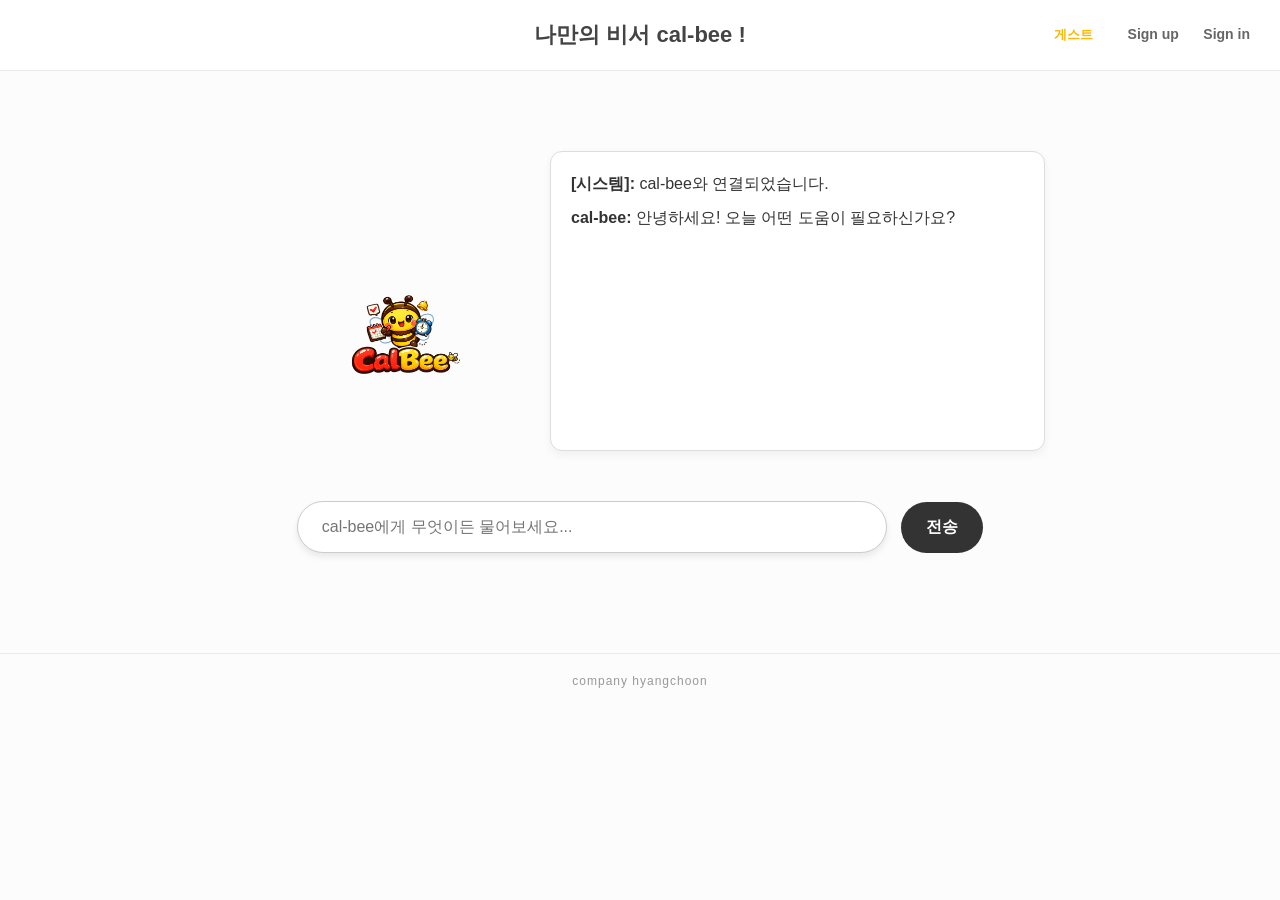
<file: front/index.html>
<!DOCTYPE html>
<html lang="ko">
<head>
    <meta charset="UTF-8">
    <meta name="viewport" content="width=device-width, initial-scale=1.0">
    <title>나만의 비서 cal-bee</title>
    <link rel="stylesheet" href="style.css">
</head>
<body>

    <!-- 로그인/회원가입 모달 -->
    <div id="modal-overlay" class="modal-overlay hidden">
        <div class="modal">
            <h2 id="modal-title">로그인</h2>
            <input type="text" id="modal-id" placeholder="아이디">
            <input type="password" id="modal-pw" placeholder="비밀번호">
            <p id="modal-message"></p>
            <div class="modal-buttons">
                <button id="modal-submit">확인</button>
                <button id="modal-close">취소</button>
            </div>
        </div>
    </div>

    <!-- 헤더 -->
    <header>
        <h1>나만의 비서 cal-bee !</h1>
        <div class="nav-menu">
            <span id="user-status">게스트</span>
            <a href="#" id="btn-signup">Sign up</a>
            <a href="#" id="btn-signin">Sign in</a>
            <a href="#" id="btn-logout" class="hidden">Logout</a>
        </div>
    </header>

    <!-- 메인 -->
    <main>
        <!-- 로고와 대화 로그 영역 -->
        <div class="content-wrapper clearfix">
            <div class="logo-section">
                <img src="/src/calbee-logo2.png">
            </div>
            <div class="chat-log-section">
                <div class="chat-box" id="chat-box">
                    <p><strong>[시스템]:</strong> cal-bee와 연결되었습니다.</p>
                    <p><strong>cal-bee:</strong> 안녕하세요! 오늘 어떤 도움이 필요하신가요?</p>
                </div>
            </div>
        </div>

        <!-- 일정 관리 영역 (로그인 후 표시) -->
        <div id="schedule-section" class="hidden">
            <h3>📅 일정 관리</h3>
            <div id="schedule-list"></div>
            <div class="schedule-form">
                <input type="text" id="scd-title" placeholder="일정 제목">
                <input type="date" id="scd-date">
                <input type="text" id="scd-desc" placeholder="메모 (선택)">
                <button id="btn-add-schedule">등록</button>
            </div>
        </div>

        <!-- 하단 채팅 입력 영역 -->
        <div class="search-input-section">
            <input type="text" id="chat-input" placeholder="cal-bee에게 무엇이든 물어보세요..." autocomplete="off">
            <button type="button" id="btn-send">전송</button>
        </div>
    </main>

    <!-- 푸터 -->
    <footer>
        <p>company hyangchoon</p>
    </footer>

    <script type="module" src="app.js"></script>
</body>
</html>
</file>
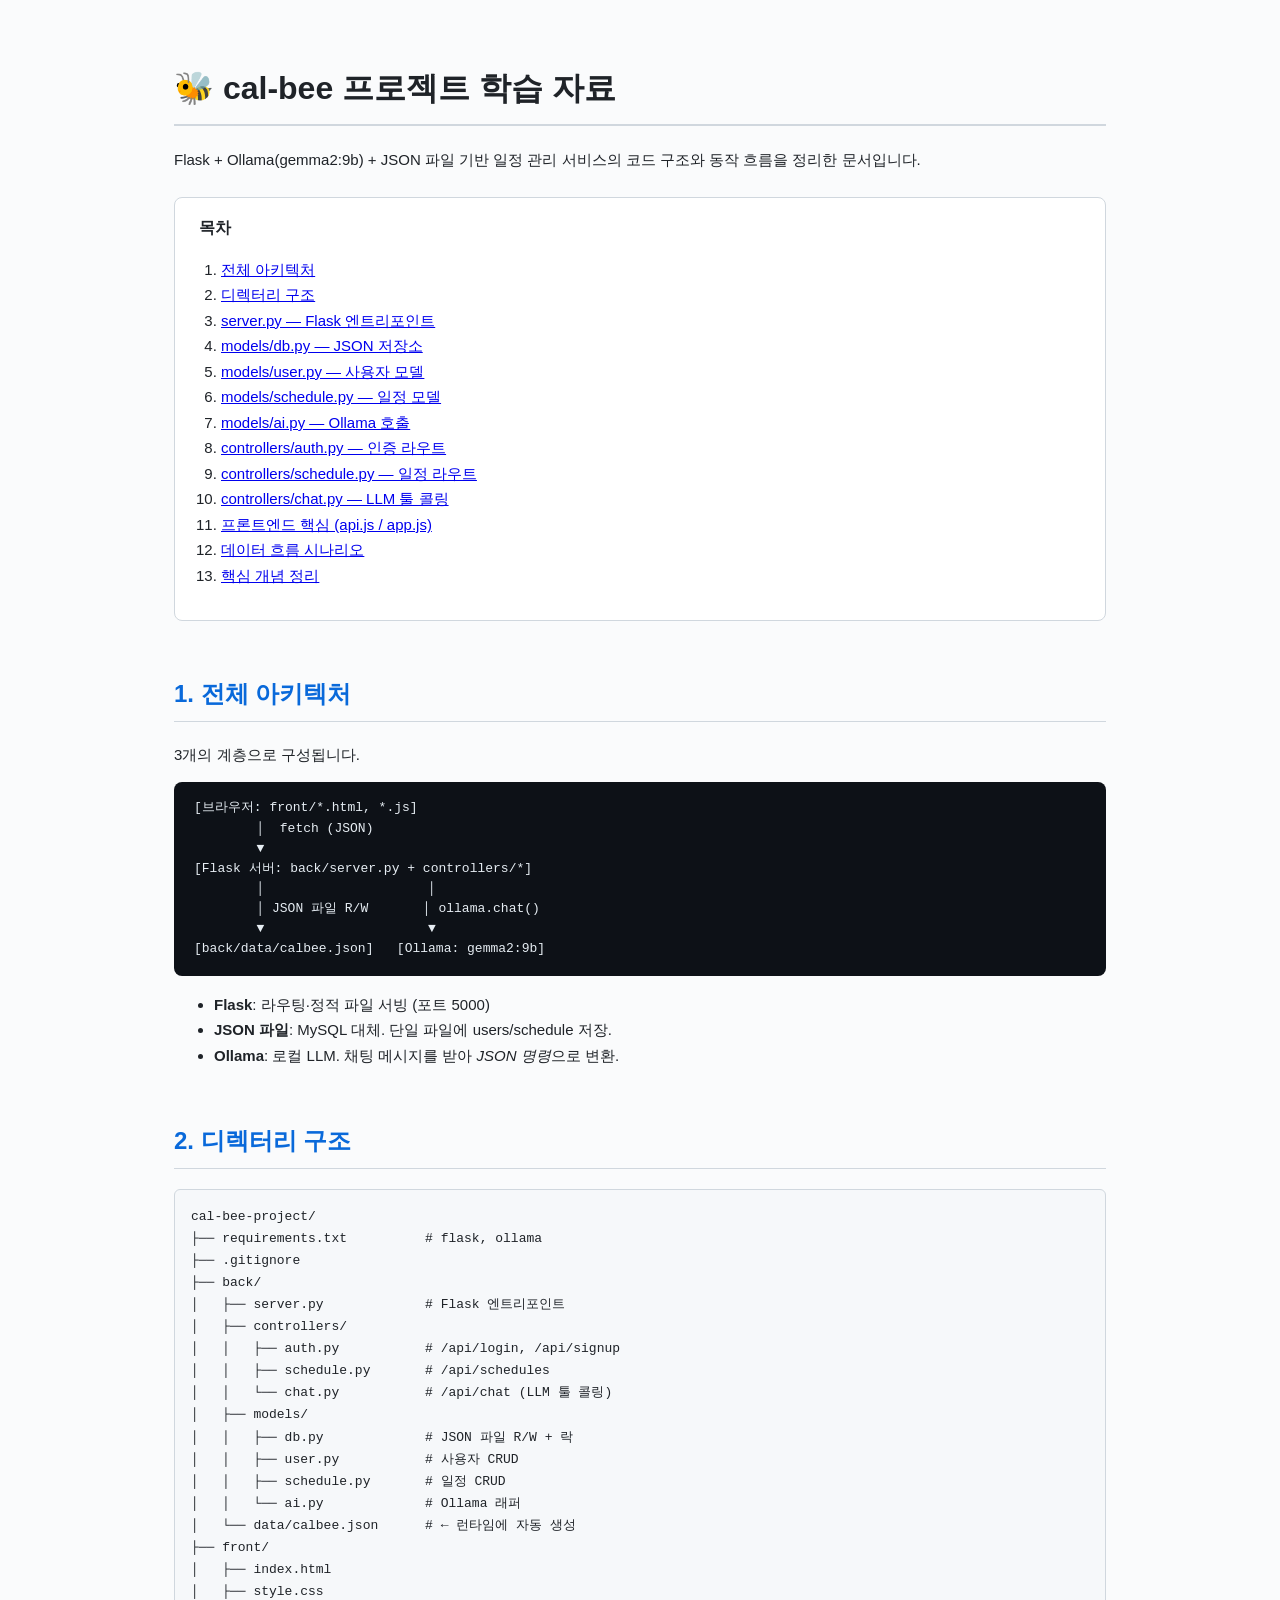
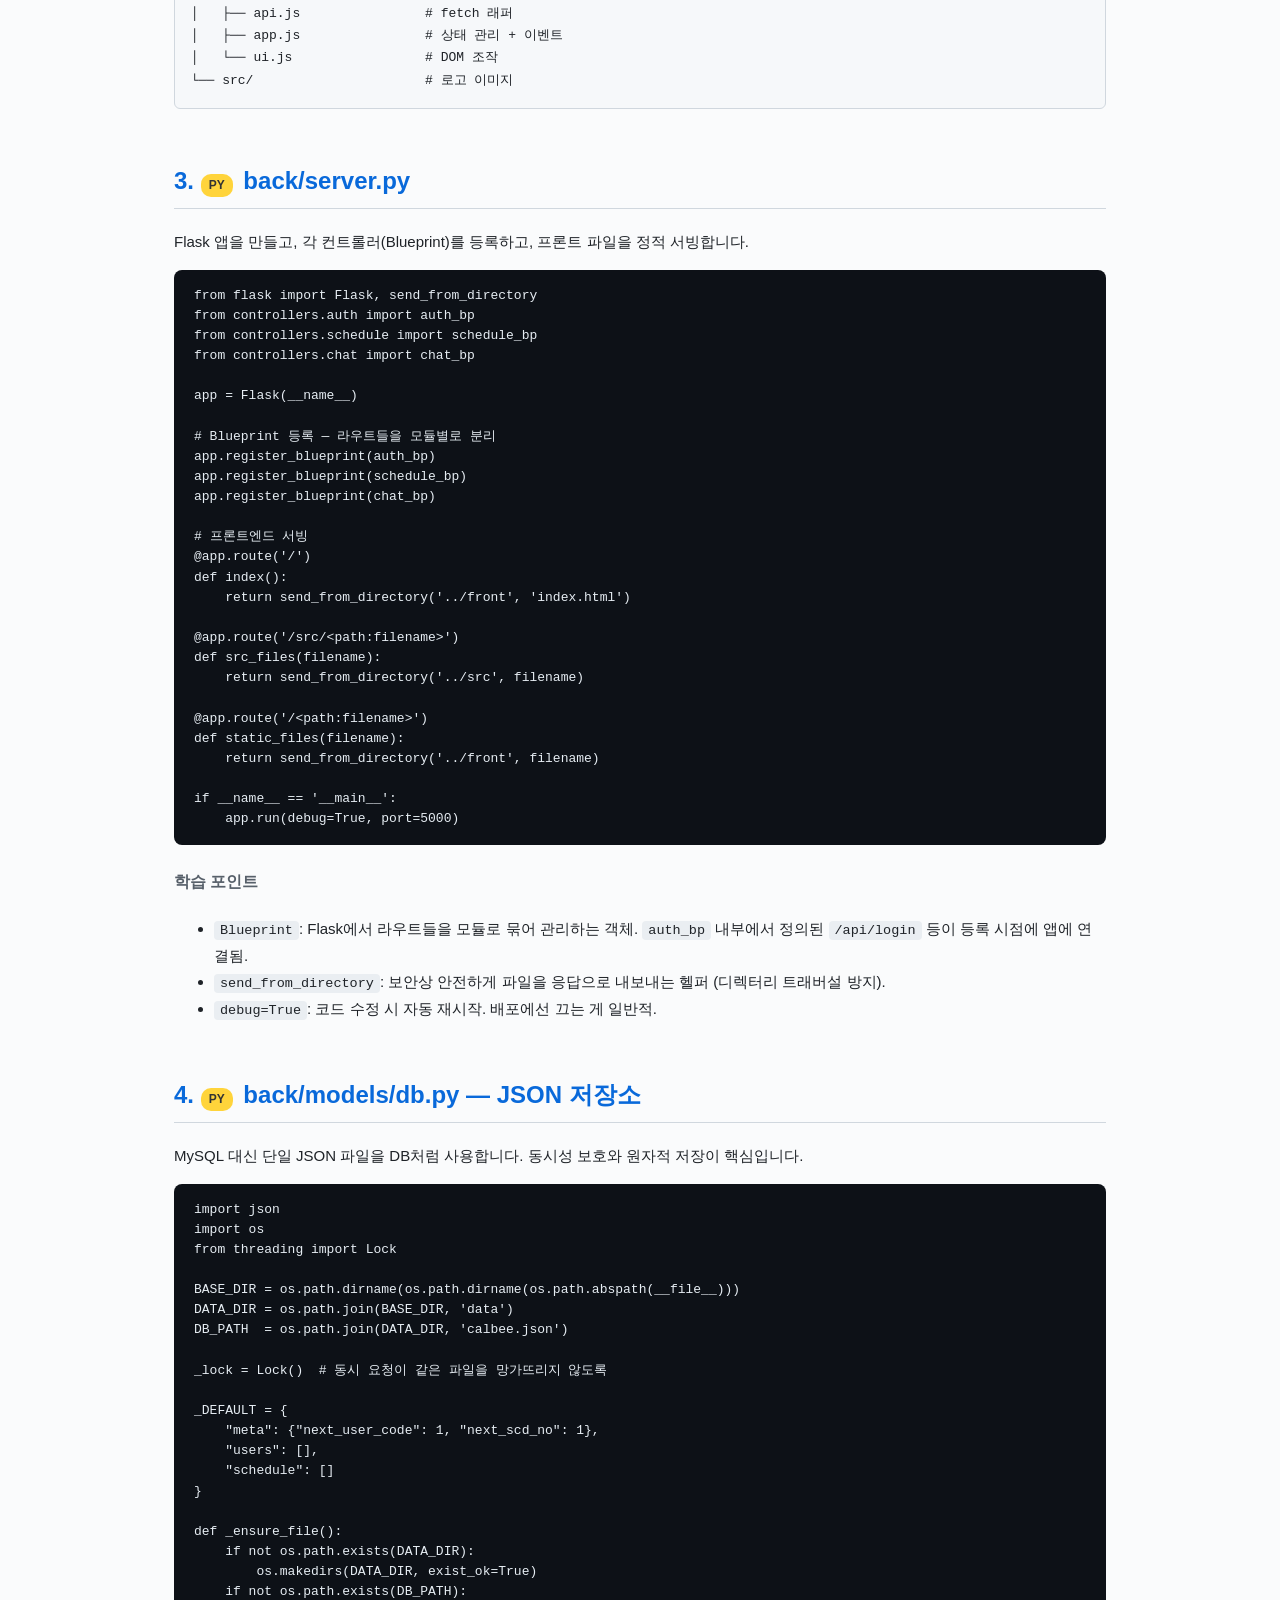
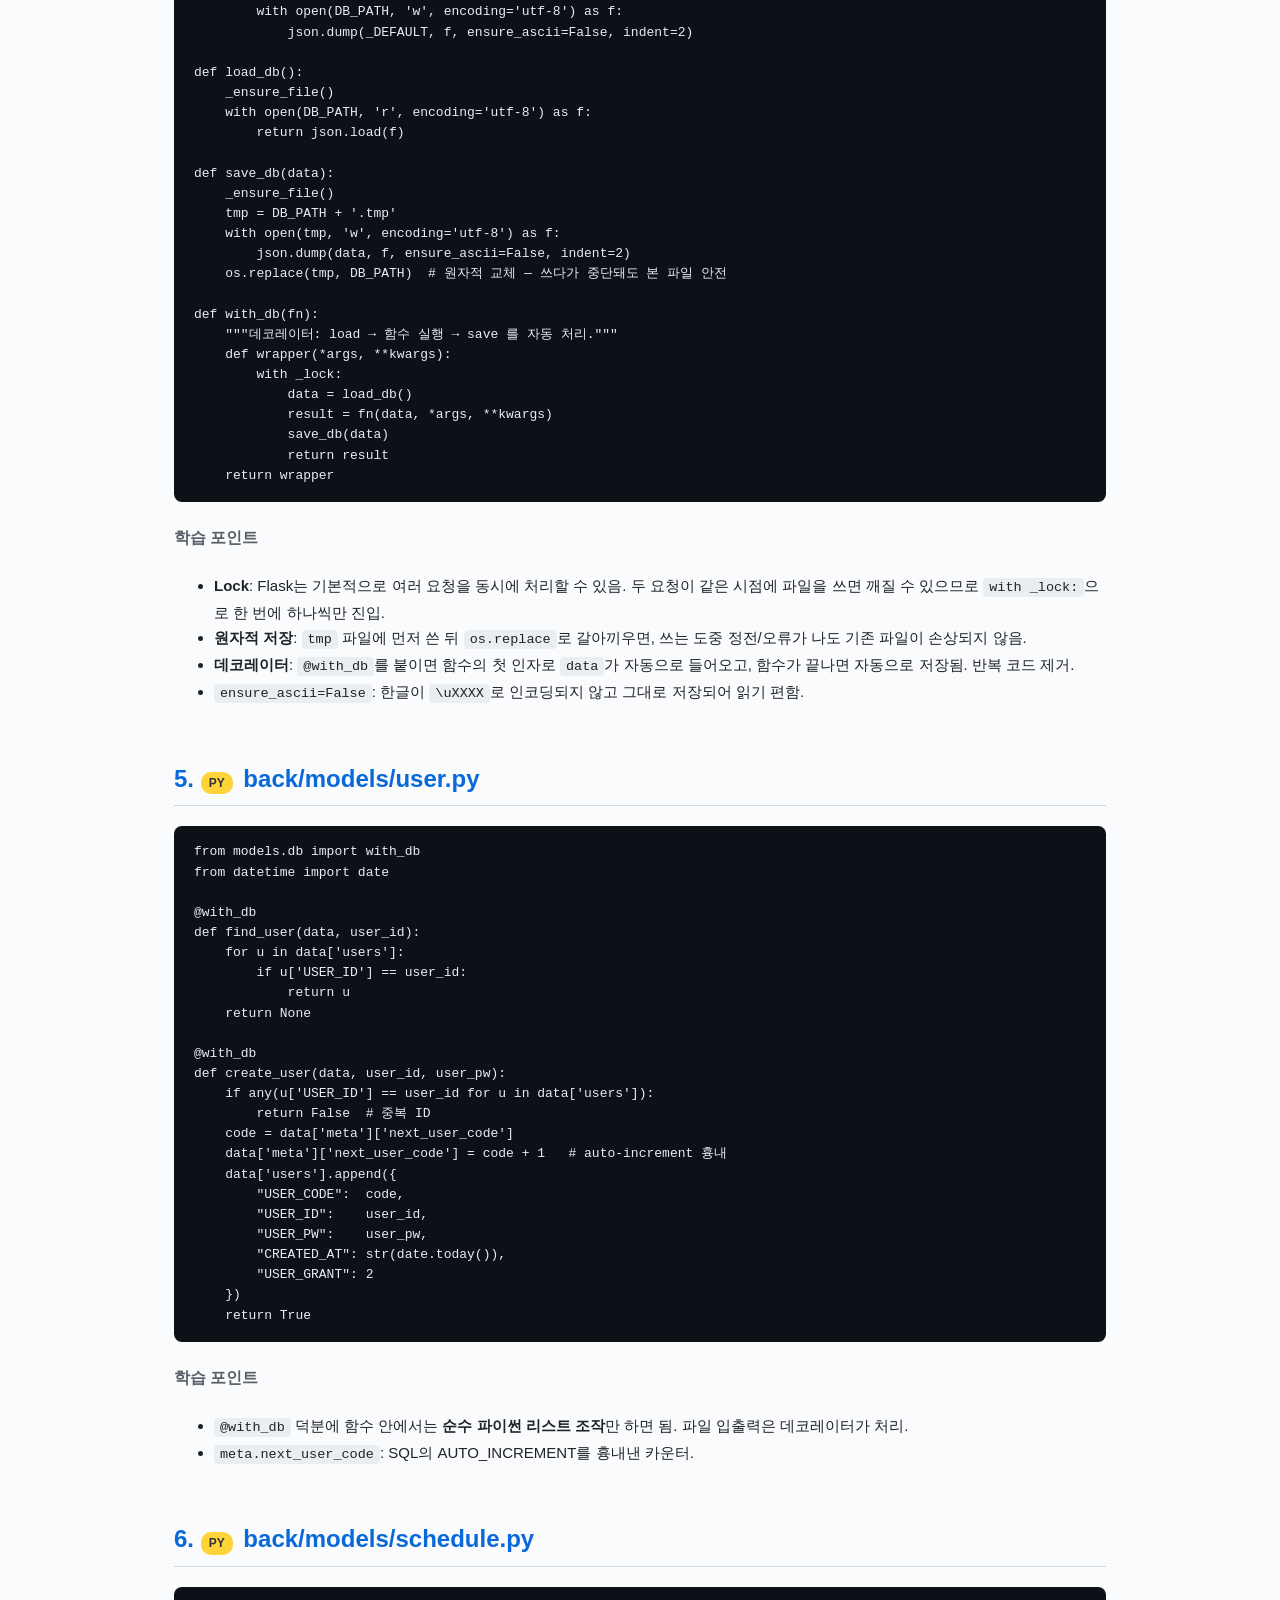
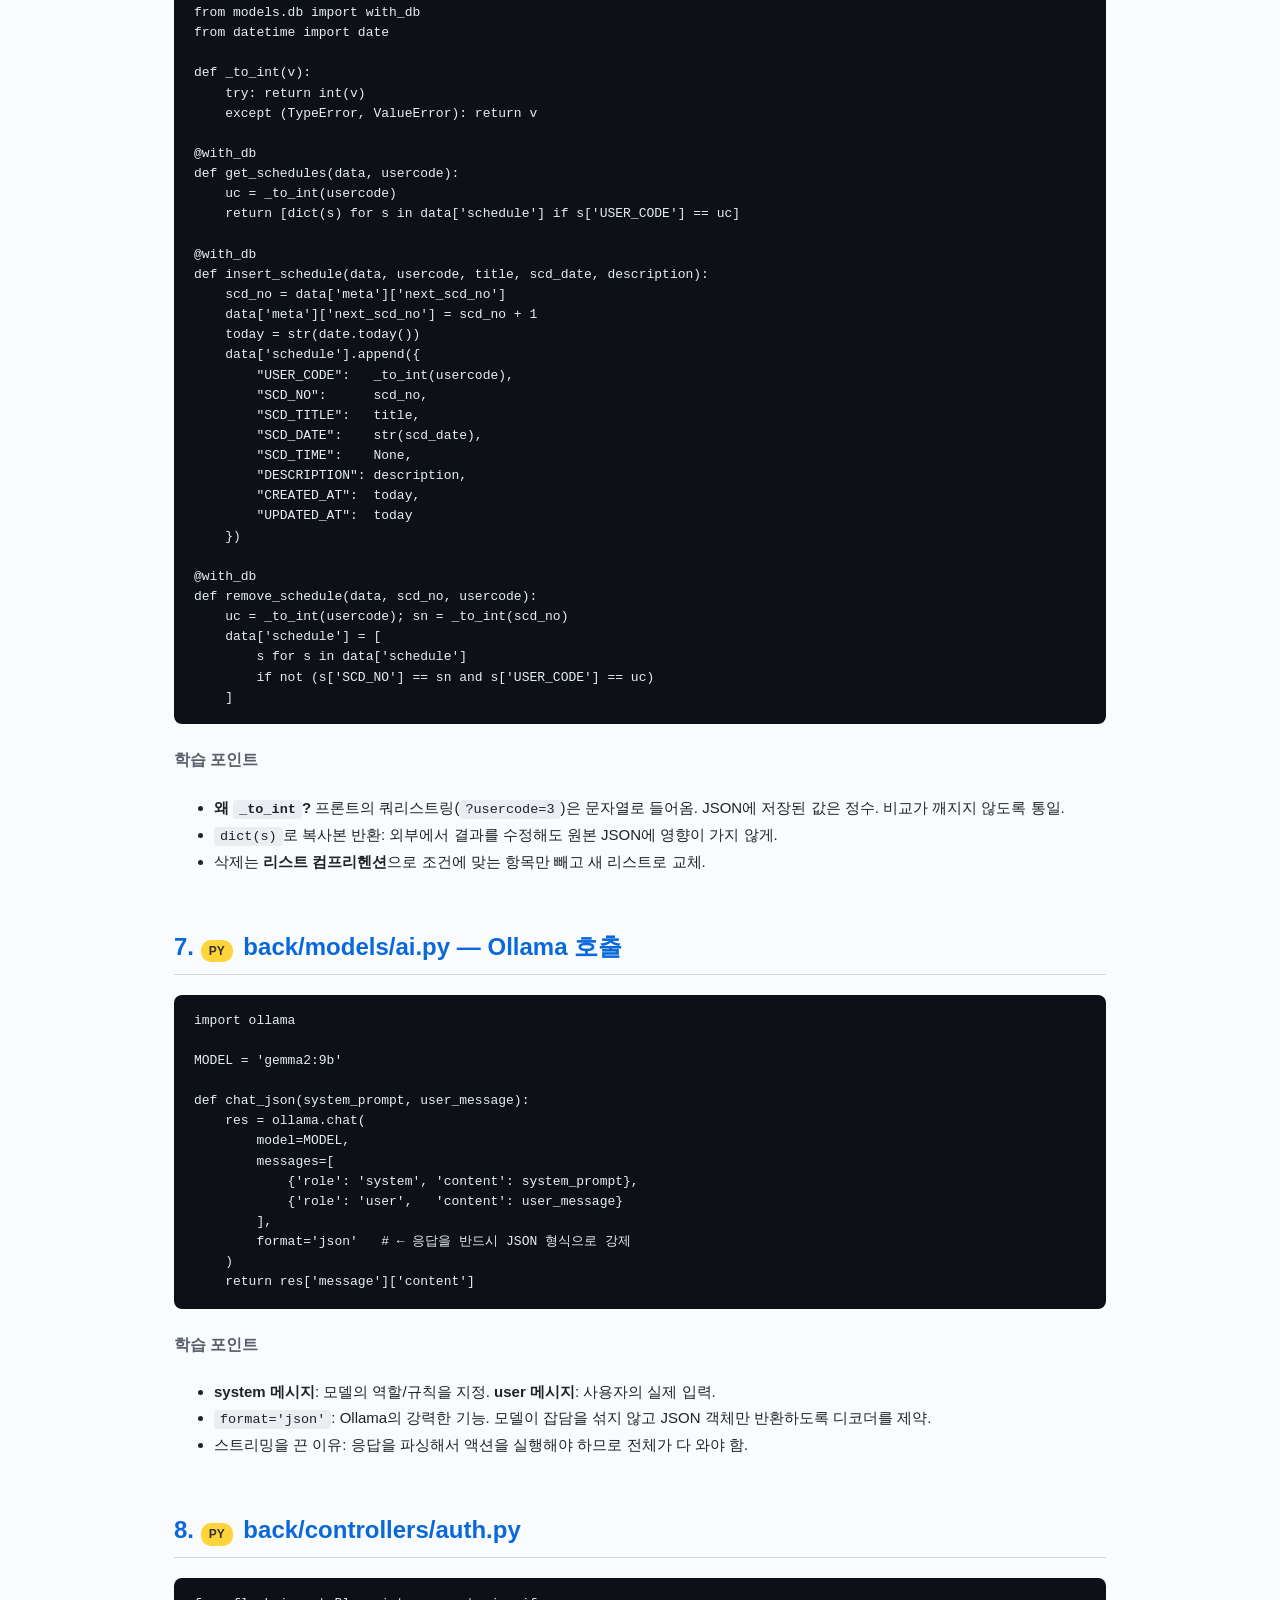
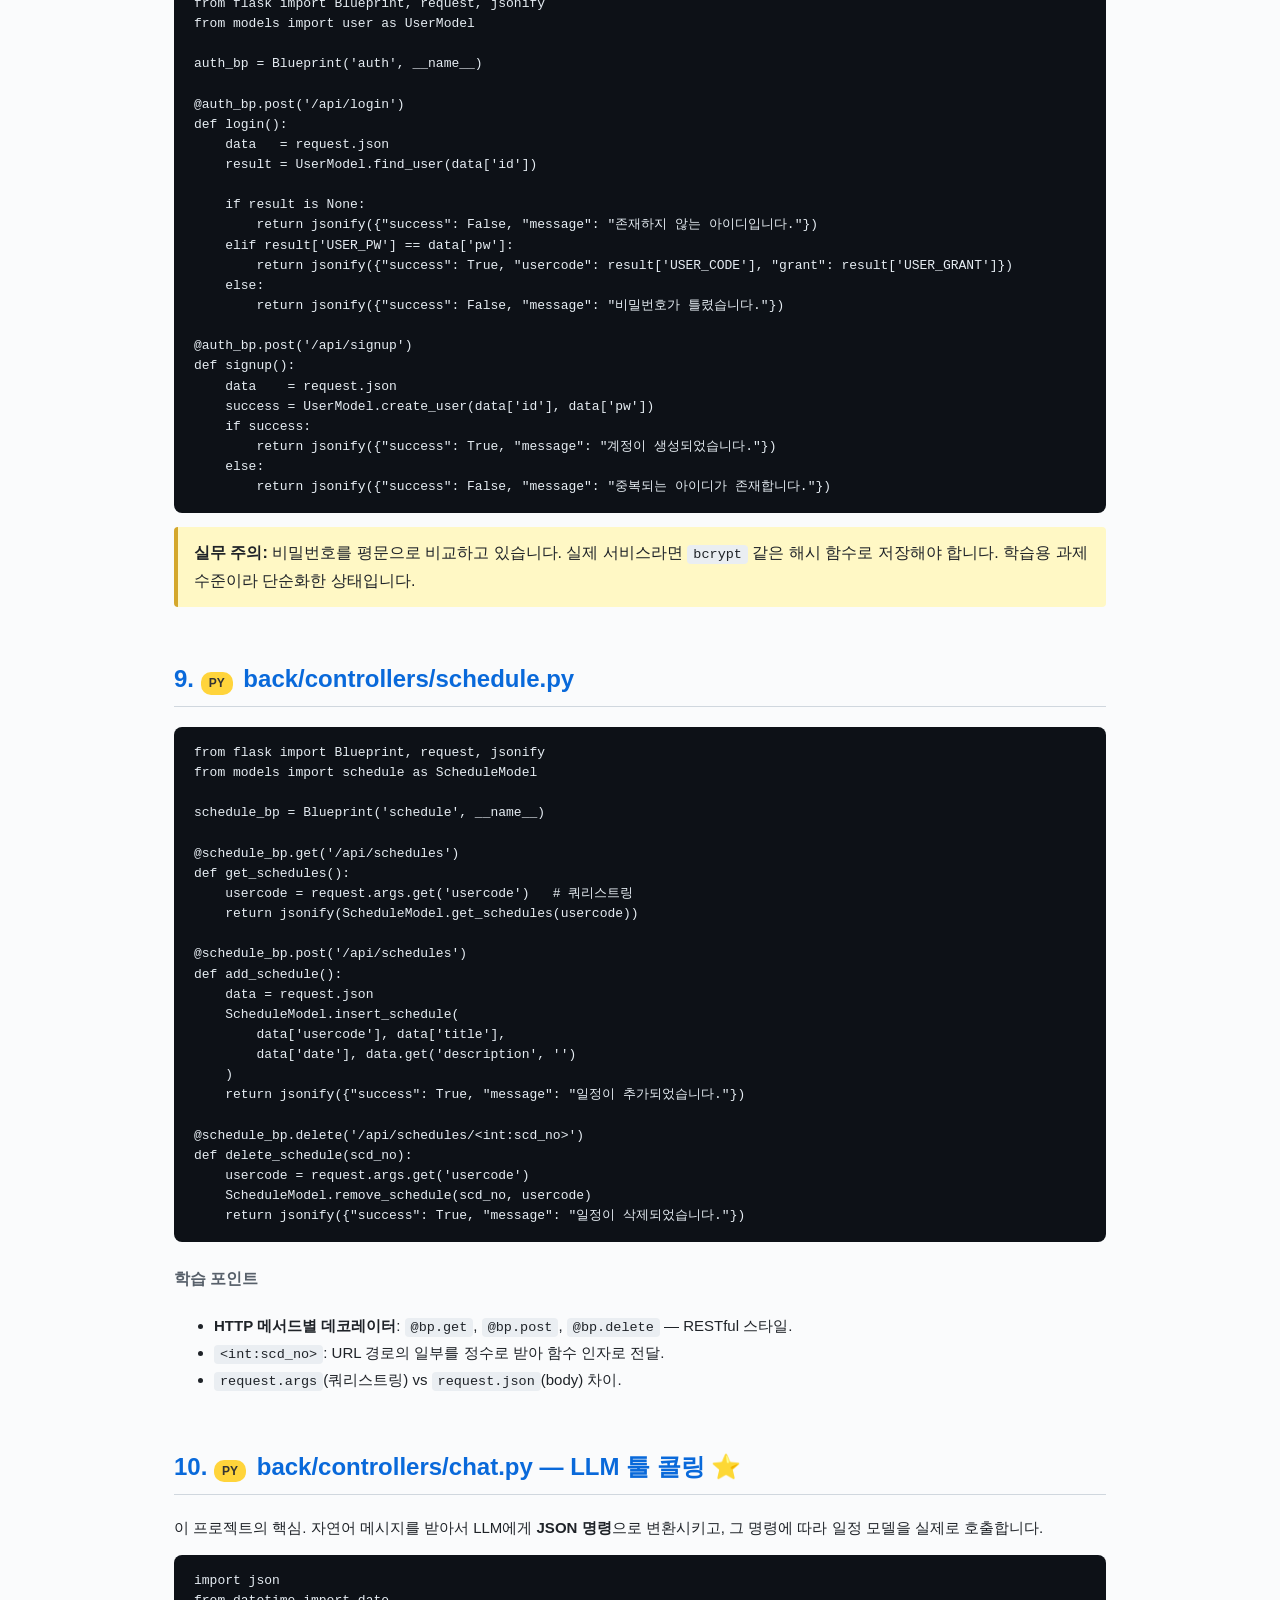
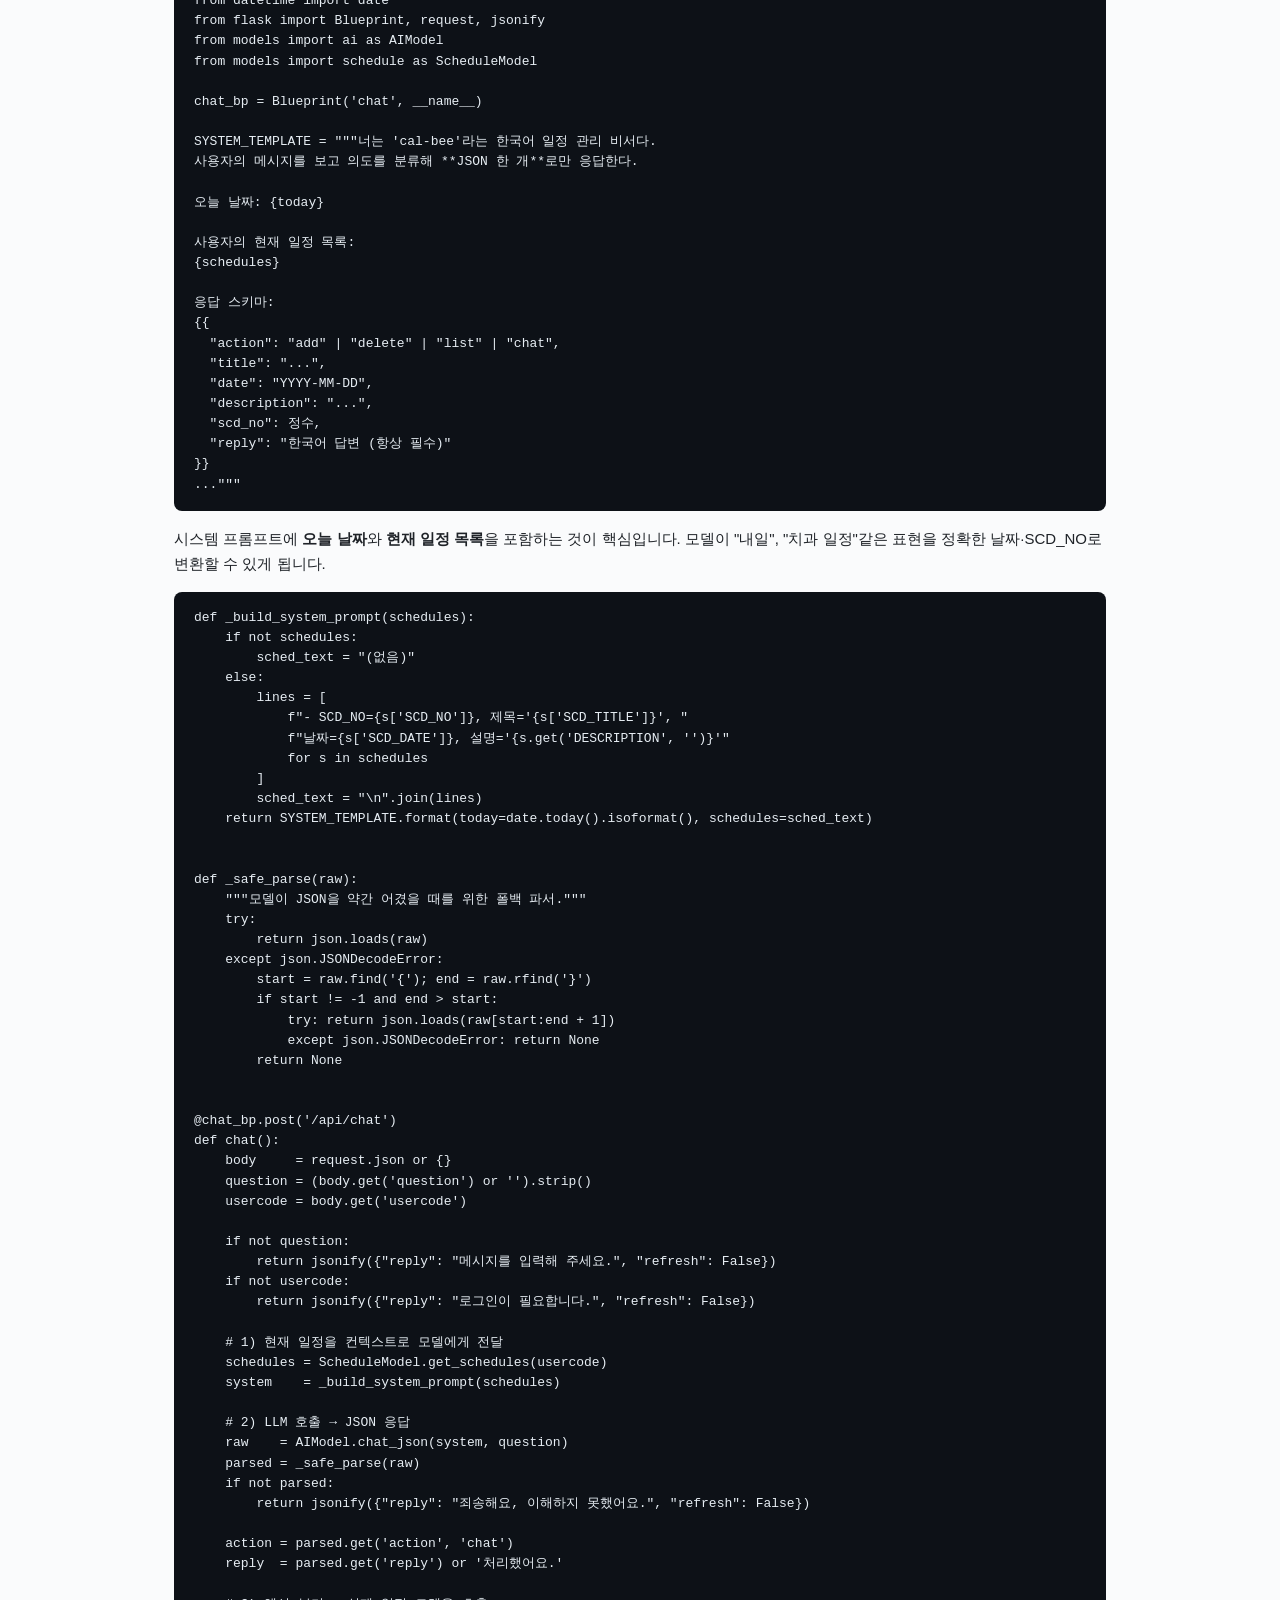
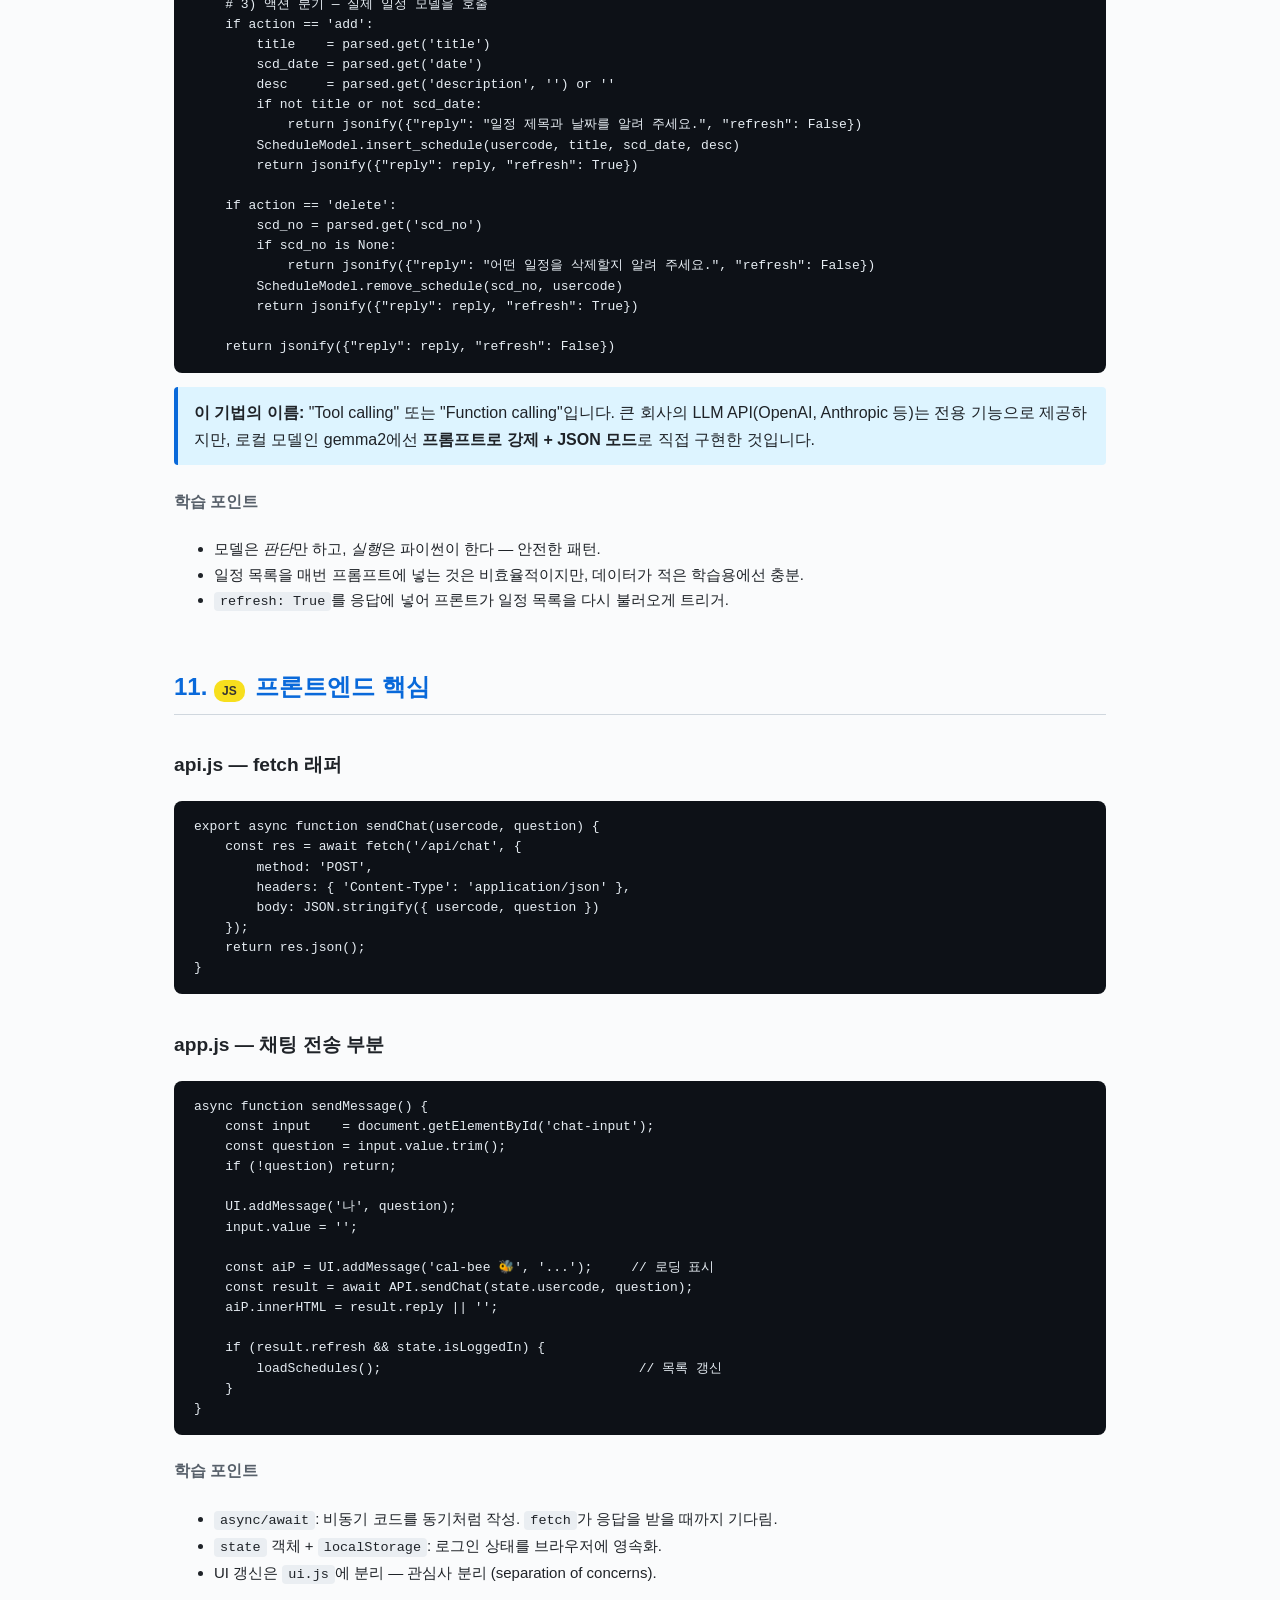
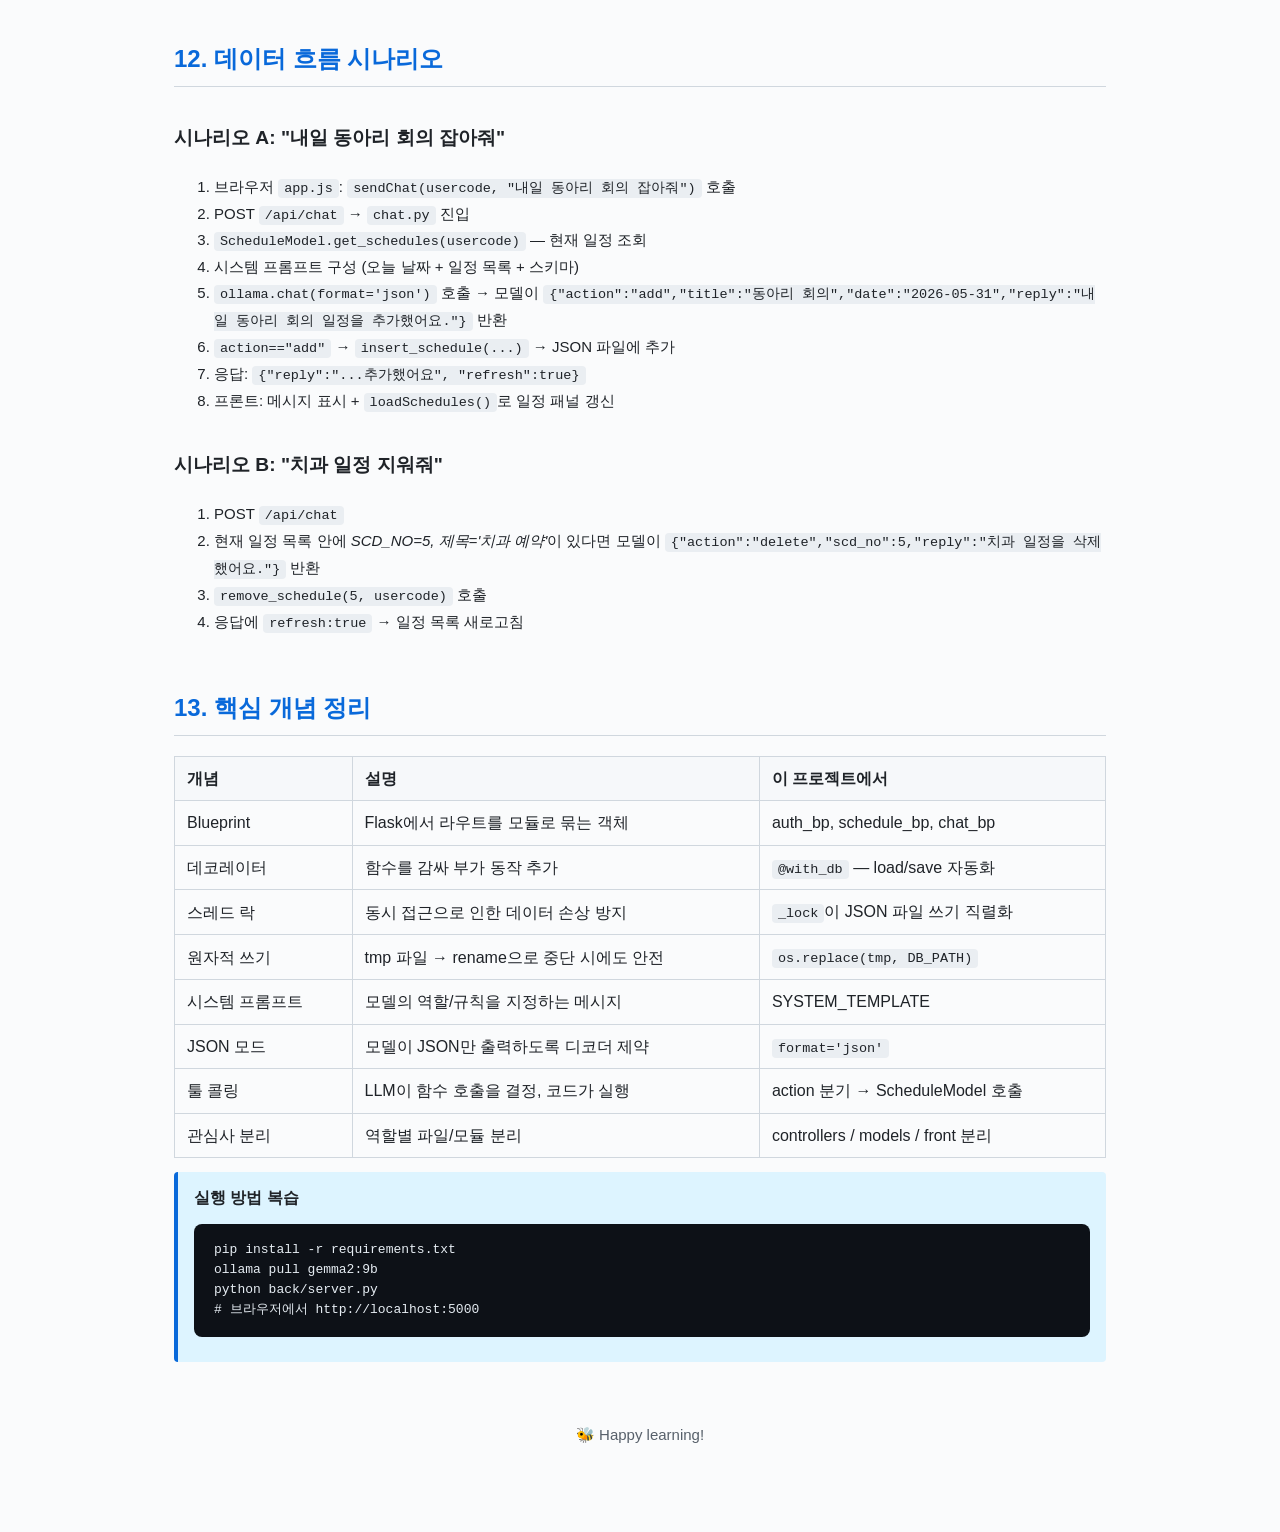
<file: study.html>
<!DOCTYPE html>
<html lang="ko">
<head>
<meta charset="UTF-8">
<title>cal-bee 학습 자료</title>
<style>
  * { box-sizing: border-box; }
  body {
    font-family: -apple-system, "Segoe UI", "Malgun Gothic", sans-serif;
    line-height: 1.7;
    max-width: 980px;
    margin: 0 auto;
    padding: 40px 24px 120px;
    color: #1f2328;
    background: #fafbfc;
  }
  h1 { font-size: 2em; border-bottom: 2px solid #d0d7de; padding-bottom: 8px; }
  h2 { font-size: 1.5em; margin-top: 2.2em; border-bottom: 1px solid #d0d7de; padding-bottom: 6px; color: #0969da; }
  h3 { font-size: 1.2em; margin-top: 1.8em; color: #1f2328; }
  h4 { margin-top: 1.4em; color: #57606a; }
  p, li { font-size: 15px; }
  code {
    background: #eaeef2;
    padding: 2px 6px;
    border-radius: 4px;
    font-family: "Consolas", "D2Coding", monospace;
    font-size: 13.5px;
  }
  pre {
    background: #0d1117;
    color: #e6edf3;
    padding: 16px 20px;
    border-radius: 8px;
    overflow-x: auto;
    font-size: 13px;
    line-height: 1.55;
  }
  pre code { background: none; color: inherit; padding: 0; font-size: 13px; }
  .toc {
    background: #fff;
    border: 1px solid #d0d7de;
    border-radius: 8px;
    padding: 16px 24px;
    margin: 24px 0;
  }
  .toc ol { padding-left: 22px; }
  .note {
    border-left: 4px solid #0969da;
    background: #ddf4ff;
    padding: 12px 16px;
    border-radius: 4px;
    margin: 14px 0;
  }
  .warn {
    border-left: 4px solid #d4a72c;
    background: #fff8c5;
    padding: 12px 16px;
    border-radius: 4px;
    margin: 14px 0;
  }
  .tree {
    background: #f6f8fa;
    border: 1px solid #d0d7de;
    padding: 16px;
    border-radius: 6px;
    font-family: "Consolas", monospace;
    font-size: 13px;
    white-space: pre;
    overflow-x: auto;
  }
  table { border-collapse: collapse; width: 100%; margin: 14px 0; }
  th, td { border: 1px solid #d0d7de; padding: 8px 12px; text-align: left; }
  th { background: #f6f8fa; }
  .label { display: inline-block; padding: 1px 8px; border-radius: 10px; font-size: 12px; margin-right: 4px; }
  .py  { background: #ffd43b; color: #333; }
  .js  { background: #f7df1e; color: #333; }
  .html{ background: #e34c26; color: #fff; }
  .arrow { color: #0969da; font-weight: bold; }
</style>
</head>
<body>

<h1>🐝 cal-bee 프로젝트 학습 자료</h1>
<p>Flask + Ollama(gemma2:9b) + JSON 파일 기반 일정 관리 서비스의 코드 구조와 동작 흐름을 정리한 문서입니다.</p>

<div class="toc">
<strong>목차</strong>
<ol>
  <li><a href="#overview">전체 아키텍처</a></li>
  <li><a href="#tree">디렉터리 구조</a></li>
  <li><a href="#server">server.py — Flask 엔트리포인트</a></li>
  <li><a href="#db">models/db.py — JSON 저장소</a></li>
  <li><a href="#user">models/user.py — 사용자 모델</a></li>
  <li><a href="#schedule-model">models/schedule.py — 일정 모델</a></li>
  <li><a href="#ai">models/ai.py — Ollama 호출</a></li>
  <li><a href="#auth">controllers/auth.py — 인증 라우트</a></li>
  <li><a href="#schedule-ctrl">controllers/schedule.py — 일정 라우트</a></li>
  <li><a href="#chat">controllers/chat.py — LLM 툴 콜링</a></li>
  <li><a href="#frontend">프론트엔드 핵심 (api.js / app.js)</a></li>
  <li><a href="#flow">데이터 흐름 시나리오</a></li>
  <li><a href="#concepts">핵심 개념 정리</a></li>
</ol>
</div>

<!-- ─────────────────────────────────────────────── -->
<h2 id="overview">1. 전체 아키텍처</h2>
<p>3개의 계층으로 구성됩니다.</p>
<pre><code>[브라우저: front/*.html, *.js]
        │  fetch (JSON)
        ▼
[Flask 서버: back/server.py + controllers/*]
        │                     │
        │ JSON 파일 R/W       │ ollama.chat()
        ▼                     ▼
[back/data/calbee.json]   [Ollama: gemma2:9b]</code></pre>

<ul>
  <li><strong>Flask</strong>: 라우팅·정적 파일 서빙 (포트 5000)</li>
  <li><strong>JSON 파일</strong>: MySQL 대체. 단일 파일에 users/schedule 저장.</li>
  <li><strong>Ollama</strong>: 로컬 LLM. 채팅 메시지를 받아 <em>JSON 명령</em>으로 변환.</li>
</ul>

<!-- ─────────────────────────────────────────────── -->
<h2 id="tree">2. 디렉터리 구조</h2>
<div class="tree">cal-bee-project/
├── requirements.txt          # flask, ollama
├── .gitignore
├── back/
│   ├── server.py             # Flask 엔트리포인트
│   ├── controllers/
│   │   ├── auth.py           # /api/login, /api/signup
│   │   ├── schedule.py       # /api/schedules
│   │   └── chat.py           # /api/chat (LLM 툴 콜링)
│   ├── models/
│   │   ├── db.py             # JSON 파일 R/W + 락
│   │   ├── user.py           # 사용자 CRUD
│   │   ├── schedule.py       # 일정 CRUD
│   │   └── ai.py             # Ollama 래퍼
│   └── data/calbee.json      # ← 런타임에 자동 생성
├── front/
│   ├── index.html
│   ├── style.css
│   ├── api.js                # fetch 래퍼
│   ├── app.js                # 상태 관리 + 이벤트
│   └── ui.js                 # DOM 조작
└── src/                      # 로고 이미지</div>

<!-- ─────────────────────────────────────────────── -->
<h2 id="server">3. <span class="label py">PY</span> back/server.py</h2>
<p>Flask 앱을 만들고, 각 컨트롤러(Blueprint)를 등록하고, 프론트 파일을 정적 서빙합니다.</p>
<pre><code>from flask import Flask, send_from_directory
from controllers.auth import auth_bp
from controllers.schedule import schedule_bp
from controllers.chat import chat_bp

app = Flask(__name__)

# Blueprint 등록 — 라우트들을 모듈별로 분리
app.register_blueprint(auth_bp)
app.register_blueprint(schedule_bp)
app.register_blueprint(chat_bp)

# 프론트엔드 서빙
@app.route('/')
def index():
    return send_from_directory('../front', 'index.html')

@app.route('/src/&lt;path:filename&gt;')
def src_files(filename):
    return send_from_directory('../src', filename)

@app.route('/&lt;path:filename&gt;')
def static_files(filename):
    return send_from_directory('../front', filename)

if __name__ == '__main__':
    app.run(debug=True, port=5000)</code></pre>

<h4>학습 포인트</h4>
<ul>
  <li><code>Blueprint</code>: Flask에서 라우트들을 모듈로 묶어 관리하는 객체. <code>auth_bp</code> 내부에서 정의된 <code>/api/login</code> 등이 등록 시점에 앱에 연결됨.</li>
  <li><code>send_from_directory</code>: 보안상 안전하게 파일을 응답으로 내보내는 헬퍼 (디렉터리 트래버설 방지).</li>
  <li><code>debug=True</code>: 코드 수정 시 자동 재시작. 배포에선 끄는 게 일반적.</li>
</ul>

<!-- ─────────────────────────────────────────────── -->
<h2 id="db">4. <span class="label py">PY</span> back/models/db.py — JSON 저장소</h2>
<p>MySQL 대신 단일 JSON 파일을 DB처럼 사용합니다. 동시성 보호와 원자적 저장이 핵심입니다.</p>
<pre><code>import json
import os
from threading import Lock

BASE_DIR = os.path.dirname(os.path.dirname(os.path.abspath(__file__)))
DATA_DIR = os.path.join(BASE_DIR, 'data')
DB_PATH  = os.path.join(DATA_DIR, 'calbee.json')

_lock = Lock()  # 동시 요청이 같은 파일을 망가뜨리지 않도록

_DEFAULT = {
    "meta": {"next_user_code": 1, "next_scd_no": 1},
    "users": [],
    "schedule": []
}

def _ensure_file():
    if not os.path.exists(DATA_DIR):
        os.makedirs(DATA_DIR, exist_ok=True)
    if not os.path.exists(DB_PATH):
        with open(DB_PATH, 'w', encoding='utf-8') as f:
            json.dump(_DEFAULT, f, ensure_ascii=False, indent=2)

def load_db():
    _ensure_file()
    with open(DB_PATH, 'r', encoding='utf-8') as f:
        return json.load(f)

def save_db(data):
    _ensure_file()
    tmp = DB_PATH + '.tmp'
    with open(tmp, 'w', encoding='utf-8') as f:
        json.dump(data, f, ensure_ascii=False, indent=2)
    os.replace(tmp, DB_PATH)  # 원자적 교체 — 쓰다가 중단돼도 본 파일 안전

def with_db(fn):
    """데코레이터: load → 함수 실행 → save 를 자동 처리."""
    def wrapper(*args, **kwargs):
        with _lock:
            data = load_db()
            result = fn(data, *args, **kwargs)
            save_db(data)
            return result
    return wrapper</code></pre>

<h4>학습 포인트</h4>
<ul>
  <li><strong>Lock</strong>: Flask는 기본적으로 여러 요청을 동시에 처리할 수 있음. 두 요청이 같은 시점에 파일을 쓰면 깨질 수 있으므로 <code>with _lock:</code>으로 한 번에 하나씩만 진입.</li>
  <li><strong>원자적 저장</strong>: <code>tmp</code> 파일에 먼저 쓴 뒤 <code>os.replace</code>로 갈아끼우면, 쓰는 도중 정전/오류가 나도 기존 파일이 손상되지 않음.</li>
  <li><strong>데코레이터</strong>: <code>@with_db</code>를 붙이면 함수의 첫 인자로 <code>data</code>가 자동으로 들어오고, 함수가 끝나면 자동으로 저장됨. 반복 코드 제거.</li>
  <li><code>ensure_ascii=False</code>: 한글이 <code>\uXXXX</code>로 인코딩되지 않고 그대로 저장되어 읽기 편함.</li>
</ul>

<!-- ─────────────────────────────────────────────── -->
<h2 id="user">5. <span class="label py">PY</span> back/models/user.py</h2>
<pre><code>from models.db import with_db
from datetime import date

@with_db
def find_user(data, user_id):
    for u in data['users']:
        if u['USER_ID'] == user_id:
            return u
    return None

@with_db
def create_user(data, user_id, user_pw):
    if any(u['USER_ID'] == user_id for u in data['users']):
        return False  # 중복 ID
    code = data['meta']['next_user_code']
    data['meta']['next_user_code'] = code + 1   # auto-increment 흉내
    data['users'].append({
        "USER_CODE":  code,
        "USER_ID":    user_id,
        "USER_PW":    user_pw,
        "CREATED_AT": str(date.today()),
        "USER_GRANT": 2
    })
    return True</code></pre>

<h4>학습 포인트</h4>
<ul>
  <li><code>@with_db</code> 덕분에 함수 안에서는 <strong>순수 파이썬 리스트 조작</strong>만 하면 됨. 파일 입출력은 데코레이터가 처리.</li>
  <li><code>meta.next_user_code</code>: SQL의 AUTO_INCREMENT를 흉내낸 카운터.</li>
</ul>

<!-- ─────────────────────────────────────────────── -->
<h2 id="schedule-model">6. <span class="label py">PY</span> back/models/schedule.py</h2>
<pre><code>from models.db import with_db
from datetime import date

def _to_int(v):
    try: return int(v)
    except (TypeError, ValueError): return v

@with_db
def get_schedules(data, usercode):
    uc = _to_int(usercode)
    return [dict(s) for s in data['schedule'] if s['USER_CODE'] == uc]

@with_db
def insert_schedule(data, usercode, title, scd_date, description):
    scd_no = data['meta']['next_scd_no']
    data['meta']['next_scd_no'] = scd_no + 1
    today = str(date.today())
    data['schedule'].append({
        "USER_CODE":   _to_int(usercode),
        "SCD_NO":      scd_no,
        "SCD_TITLE":   title,
        "SCD_DATE":    str(scd_date),
        "SCD_TIME":    None,
        "DESCRIPTION": description,
        "CREATED_AT":  today,
        "UPDATED_AT":  today
    })

@with_db
def remove_schedule(data, scd_no, usercode):
    uc = _to_int(usercode); sn = _to_int(scd_no)
    data['schedule'] = [
        s for s in data['schedule']
        if not (s['SCD_NO'] == sn and s['USER_CODE'] == uc)
    ]</code></pre>

<h4>학습 포인트</h4>
<ul>
  <li><strong>왜 <code>_to_int</code>?</strong> 프론트의 쿼리스트링(<code>?usercode=3</code>)은 문자열로 들어옴. JSON에 저장된 값은 정수. 비교가 깨지지 않도록 통일.</li>
  <li><code>dict(s)</code>로 복사본 반환: 외부에서 결과를 수정해도 원본 JSON에 영향이 가지 않게.</li>
  <li>삭제는 <strong>리스트 컴프리헨션</strong>으로 조건에 맞는 항목만 빼고 새 리스트로 교체.</li>
</ul>

<!-- ─────────────────────────────────────────────── -->
<h2 id="ai">7. <span class="label py">PY</span> back/models/ai.py — Ollama 호출</h2>
<pre><code>import ollama

MODEL = 'gemma2:9b'

def chat_json(system_prompt, user_message):
    res = ollama.chat(
        model=MODEL,
        messages=[
            {'role': 'system', 'content': system_prompt},
            {'role': 'user',   'content': user_message}
        ],
        format='json'   # ← 응답을 반드시 JSON 형식으로 강제
    )
    return res['message']['content']</code></pre>

<h4>학습 포인트</h4>
<ul>
  <li><strong>system 메시지</strong>: 모델의 역할/규칙을 지정. <strong>user 메시지</strong>: 사용자의 실제 입력.</li>
  <li><code>format='json'</code>: Ollama의 강력한 기능. 모델이 잡담을 섞지 않고 JSON 객체만 반환하도록 디코더를 제약.</li>
  <li>스트리밍을 끈 이유: 응답을 파싱해서 액션을 실행해야 하므로 전체가 다 와야 함.</li>
</ul>

<!-- ─────────────────────────────────────────────── -->
<h2 id="auth">8. <span class="label py">PY</span> back/controllers/auth.py</h2>
<pre><code>from flask import Blueprint, request, jsonify
from models import user as UserModel

auth_bp = Blueprint('auth', __name__)

@auth_bp.post('/api/login')
def login():
    data   = request.json
    result = UserModel.find_user(data['id'])

    if result is None:
        return jsonify({"success": False, "message": "존재하지 않는 아이디입니다."})
    elif result['USER_PW'] == data['pw']:
        return jsonify({"success": True, "usercode": result['USER_CODE'], "grant": result['USER_GRANT']})
    else:
        return jsonify({"success": False, "message": "비밀번호가 틀렸습니다."})

@auth_bp.post('/api/signup')
def signup():
    data    = request.json
    success = UserModel.create_user(data['id'], data['pw'])
    if success:
        return jsonify({"success": True, "message": "계정이 생성되었습니다."})
    else:
        return jsonify({"success": False, "message": "중복되는 아이디가 존재합니다."})</code></pre>

<div class="warn">
<strong>실무 주의:</strong> 비밀번호를 평문으로 비교하고 있습니다. 실제 서비스라면 <code>bcrypt</code> 같은 해시 함수로 저장해야 합니다. 학습용 과제 수준이라 단순화한 상태입니다.
</div>

<!-- ─────────────────────────────────────────────── -->
<h2 id="schedule-ctrl">9. <span class="label py">PY</span> back/controllers/schedule.py</h2>
<pre><code>from flask import Blueprint, request, jsonify
from models import schedule as ScheduleModel

schedule_bp = Blueprint('schedule', __name__)

@schedule_bp.get('/api/schedules')
def get_schedules():
    usercode = request.args.get('usercode')   # 쿼리스트링
    return jsonify(ScheduleModel.get_schedules(usercode))

@schedule_bp.post('/api/schedules')
def add_schedule():
    data = request.json
    ScheduleModel.insert_schedule(
        data['usercode'], data['title'],
        data['date'], data.get('description', '')
    )
    return jsonify({"success": True, "message": "일정이 추가되었습니다."})

@schedule_bp.delete('/api/schedules/&lt;int:scd_no&gt;')
def delete_schedule(scd_no):
    usercode = request.args.get('usercode')
    ScheduleModel.remove_schedule(scd_no, usercode)
    return jsonify({"success": True, "message": "일정이 삭제되었습니다."})</code></pre>

<h4>학습 포인트</h4>
<ul>
  <li><strong>HTTP 메서드별 데코레이터</strong>: <code>@bp.get</code>, <code>@bp.post</code>, <code>@bp.delete</code> — RESTful 스타일.</li>
  <li><code>&lt;int:scd_no&gt;</code>: URL 경로의 일부를 정수로 받아 함수 인자로 전달.</li>
  <li><code>request.args</code>(쿼리스트링) vs <code>request.json</code>(body) 차이.</li>
</ul>

<!-- ─────────────────────────────────────────────── -->
<h2 id="chat">10. <span class="label py">PY</span> back/controllers/chat.py — LLM 툴 콜링 ⭐</h2>
<p>이 프로젝트의 핵심. 자연어 메시지를 받아서 LLM에게 <strong>JSON 명령</strong>으로 변환시키고, 그 명령에 따라 일정 모델을 실제로 호출합니다.</p>

<pre><code>import json
from datetime import date
from flask import Blueprint, request, jsonify
from models import ai as AIModel
from models import schedule as ScheduleModel

chat_bp = Blueprint('chat', __name__)

SYSTEM_TEMPLATE = """너는 'cal-bee'라는 한국어 일정 관리 비서다.
사용자의 메시지를 보고 의도를 분류해 **JSON 한 개**로만 응답한다.

오늘 날짜: {today}

사용자의 현재 일정 목록:
{schedules}

응답 스키마:
{{
  "action": "add" | "delete" | "list" | "chat",
  "title": "...",
  "date": "YYYY-MM-DD",
  "description": "...",
  "scd_no": 정수,
  "reply": "한국어 답변 (항상 필수)"
}}
..."""</code></pre>

<p>시스템 프롬프트에 <strong>오늘 날짜</strong>와 <strong>현재 일정 목록</strong>을 포함하는 것이 핵심입니다. 모델이 "내일", "치과 일정"같은 표현을 정확한 날짜·SCD_NO로 변환할 수 있게 됩니다.</p>

<pre><code>def _build_system_prompt(schedules):
    if not schedules:
        sched_text = "(없음)"
    else:
        lines = [
            f"- SCD_NO={s['SCD_NO']}, 제목='{s['SCD_TITLE']}', "
            f"날짜={s['SCD_DATE']}, 설명='{s.get('DESCRIPTION', '')}'"
            for s in schedules
        ]
        sched_text = "\n".join(lines)
    return SYSTEM_TEMPLATE.format(today=date.today().isoformat(), schedules=sched_text)


def _safe_parse(raw):
    """모델이 JSON을 약간 어겼을 때를 위한 폴백 파서."""
    try:
        return json.loads(raw)
    except json.JSONDecodeError:
        start = raw.find('{'); end = raw.rfind('}')
        if start != -1 and end &gt; start:
            try: return json.loads(raw[start:end + 1])
            except json.JSONDecodeError: return None
        return None


@chat_bp.post('/api/chat')
def chat():
    body     = request.json or {}
    question = (body.get('question') or '').strip()
    usercode = body.get('usercode')

    if not question:
        return jsonify({"reply": "메시지를 입력해 주세요.", "refresh": False})
    if not usercode:
        return jsonify({"reply": "로그인이 필요합니다.", "refresh": False})

    # 1) 현재 일정을 컨텍스트로 모델에게 전달
    schedules = ScheduleModel.get_schedules(usercode)
    system    = _build_system_prompt(schedules)

    # 2) LLM 호출 → JSON 응답
    raw    = AIModel.chat_json(system, question)
    parsed = _safe_parse(raw)
    if not parsed:
        return jsonify({"reply": "죄송해요, 이해하지 못했어요.", "refresh": False})

    action = parsed.get('action', 'chat')
    reply  = parsed.get('reply') or '처리했어요.'

    # 3) 액션 분기 — 실제 일정 모델을 호출
    if action == 'add':
        title    = parsed.get('title')
        scd_date = parsed.get('date')
        desc     = parsed.get('description', '') or ''
        if not title or not scd_date:
            return jsonify({"reply": "일정 제목과 날짜를 알려 주세요.", "refresh": False})
        ScheduleModel.insert_schedule(usercode, title, scd_date, desc)
        return jsonify({"reply": reply, "refresh": True})

    if action == 'delete':
        scd_no = parsed.get('scd_no')
        if scd_no is None:
            return jsonify({"reply": "어떤 일정을 삭제할지 알려 주세요.", "refresh": False})
        ScheduleModel.remove_schedule(scd_no, usercode)
        return jsonify({"reply": reply, "refresh": True})

    return jsonify({"reply": reply, "refresh": False})</code></pre>

<div class="note">
<strong>이 기법의 이름:</strong> "Tool calling" 또는 "Function calling"입니다. 큰 회사의 LLM API(OpenAI, Anthropic 등)는 전용 기능으로 제공하지만, 로컬 모델인 gemma2에선 <strong>프롬프트로 강제 + JSON 모드</strong>로 직접 구현한 것입니다.
</div>

<h4>학습 포인트</h4>
<ul>
  <li>모델은 <em>판단</em>만 하고, <em>실행</em>은 파이썬이 한다 — 안전한 패턴.</li>
  <li>일정 목록을 매번 프롬프트에 넣는 것은 비효율적이지만, 데이터가 적은 학습용에선 충분.</li>
  <li><code>refresh: True</code>를 응답에 넣어 프론트가 일정 목록을 다시 불러오게 트리거.</li>
</ul>

<!-- ─────────────────────────────────────────────── -->
<h2 id="frontend">11. <span class="label js">JS</span> 프론트엔드 핵심</h2>

<h3>api.js — fetch 래퍼</h3>
<pre><code>export async function sendChat(usercode, question) {
    const res = await fetch('/api/chat', {
        method: 'POST',
        headers: { 'Content-Type': 'application/json' },
        body: JSON.stringify({ usercode, question })
    });
    return res.json();
}</code></pre>

<h3>app.js — 채팅 전송 부분</h3>
<pre><code>async function sendMessage() {
    const input    = document.getElementById('chat-input');
    const question = input.value.trim();
    if (!question) return;

    UI.addMessage('나', question);
    input.value = '';

    const aiP = UI.addMessage('cal-bee 🐝', '...');     // 로딩 표시
    const result = await API.sendChat(state.usercode, question);
    aiP.innerHTML = result.reply || '';

    if (result.refresh &amp;&amp; state.isLoggedIn) {
        loadSchedules();                                 // 목록 갱신
    }
}</code></pre>

<h4>학습 포인트</h4>
<ul>
  <li><code>async/await</code>: 비동기 코드를 동기처럼 작성. <code>fetch</code>가 응답을 받을 때까지 기다림.</li>
  <li><code>state</code> 객체 + <code>localStorage</code>: 로그인 상태를 브라우저에 영속화.</li>
  <li>UI 갱신은 <code>ui.js</code>에 분리 — 관심사 분리 (separation of concerns).</li>
</ul>

<!-- ─────────────────────────────────────────────── -->
<h2 id="flow">12. 데이터 흐름 시나리오</h2>

<h3>시나리오 A: "내일 동아리 회의 잡아줘"</h3>
<ol>
  <li>브라우저 <code>app.js</code>: <code>sendChat(usercode, "내일 동아리 회의 잡아줘")</code> 호출</li>
  <li>POST <code>/api/chat</code> → <code>chat.py</code> 진입</li>
  <li><code>ScheduleModel.get_schedules(usercode)</code> — 현재 일정 조회</li>
  <li>시스템 프롬프트 구성 (오늘 날짜 + 일정 목록 + 스키마)</li>
  <li><code>ollama.chat(format='json')</code> 호출 → 모델이 <code>{"action":"add","title":"동아리 회의","date":"2026-05-31","reply":"내일 동아리 회의 일정을 추가했어요."}</code> 반환</li>
  <li><code>action=="add"</code> → <code>insert_schedule(...)</code> → JSON 파일에 추가</li>
  <li>응답: <code>{"reply":"...추가했어요", "refresh":true}</code></li>
  <li>프론트: 메시지 표시 + <code>loadSchedules()</code>로 일정 패널 갱신</li>
</ol>

<h3>시나리오 B: "치과 일정 지워줘"</h3>
<ol>
  <li>POST <code>/api/chat</code></li>
  <li>현재 일정 목록 안에 <em>SCD_NO=5, 제목='치과 예약'</em>이 있다면 모델이 <code>{"action":"delete","scd_no":5,"reply":"치과 일정을 삭제했어요."}</code> 반환</li>
  <li><code>remove_schedule(5, usercode)</code> 호출</li>
  <li>응답에 <code>refresh:true</code> → 일정 목록 새로고침</li>
</ol>

<!-- ─────────────────────────────────────────────── -->
<h2 id="concepts">13. 핵심 개념 정리</h2>

<table>
<tr><th>개념</th><th>설명</th><th>이 프로젝트에서</th></tr>
<tr><td>Blueprint</td><td>Flask에서 라우트를 모듈로 묶는 객체</td><td>auth_bp, schedule_bp, chat_bp</td></tr>
<tr><td>데코레이터</td><td>함수를 감싸 부가 동작 추가</td><td><code>@with_db</code> — load/save 자동화</td></tr>
<tr><td>스레드 락</td><td>동시 접근으로 인한 데이터 손상 방지</td><td><code>_lock</code>이 JSON 파일 쓰기 직렬화</td></tr>
<tr><td>원자적 쓰기</td><td>tmp 파일 → rename으로 중단 시에도 안전</td><td><code>os.replace(tmp, DB_PATH)</code></td></tr>
<tr><td>시스템 프롬프트</td><td>모델의 역할/규칙을 지정하는 메시지</td><td>SYSTEM_TEMPLATE</td></tr>
<tr><td>JSON 모드</td><td>모델이 JSON만 출력하도록 디코더 제약</td><td><code>format='json'</code></td></tr>
<tr><td>툴 콜링</td><td>LLM이 함수 호출을 결정, 코드가 실행</td><td>action 분기 → ScheduleModel 호출</td></tr>
<tr><td>관심사 분리</td><td>역할별 파일/모듈 분리</td><td>controllers / models / front 분리</td></tr>
</table>

<div class="note">
<strong>실행 방법 복습</strong>
<pre><code>pip install -r requirements.txt
ollama pull gemma2:9b
python back/server.py
# 브라우저에서 http://localhost:5000</code></pre>
</div>

<p style="text-align:center; margin-top:60px; color:#57606a;">🐝 Happy learning!</p>

</body>
</html>
</file>
<file: front/style.css>
/* 기본 여백 초기화 및 폰트 설정 */
body {
    font-family: '맑은 고딕', 'Malgun Gothic', sans-serif;
    margin: 0;
    padding: 0;
    background-color: #fcfcfc;
    color: #333;
}

/* 헤더 영역 */
header {
    position: relative;
    background-color: #ffffff;
    padding: 20px;
    border-bottom: 1px solid #eaeaea;
    text-align: center;
}

header h1 {
    margin: 0;
    font-size: 22px;
    color: #444;
}

/* 우측 사이드 네비게이션 (절대 위치로 우측 정렬) */
.nav-menu {
    position: absolute;
    top: 50%;
    right: 30px;
    margin-top: -10px; /* 세로 중앙 정렬을 위한 보정 */
}

.nav-menu a {
    text-decoration: none;
    color: #666;
    margin-left: 20px;
    font-size: 14px;
    font-weight: bold;
}

.nav-menu a:hover {
    color: #ffb700;
}

/* 메인 콘텐츠 영역 */
main {
    max-width: 900px;
    margin: 80px auto;
    padding: 0 20px;
}

/* 로고와 채팅 로그를 담는 래퍼 */
.content-wrapper {
    width: 100%;
    margin-bottom: 50px;
}

/* 중앙 기준 살짝 좌측의 로고 영역 (float 사용) */
.logo-section {
    float: left;
    width: 40%; /* 왼쪽 40% 차지 */
    text-align: right; /* 이미지가 채팅창 쪽(우측)으로 붙도록 설정 */
    padding-right: 5%;
    box-sizing: border-box;
}

.logo-section img {
    /* 1. 이미지 크기 키우기 */
    width: 200px; /* 원하는 크기만큼 픽셀(px) 숫자를 늘리거나 줄여보세요 (예: 250px) */
    max-width: 100%; 
    height: auto;
    
    /* 2. 이미지를 하단으로 내리기 */
    margin-top: 130px; /* 채팅박스 높이(300px)를 고려해 아래로 쑥 밀어냅니다. 
                          이미지 크기를 바꿨다면 이 여백 숫자도 조절해서 높낮이를 맞춰주세요. */
}


/* 우측의 채팅 로그 박스 영역 (float 사용) */
.chat-log-section {
    float: left;
    width: 55%; /* 오른쪽 55% 차지 */
    box-sizing: border-box;
}

.chat-box {
    width: 100%;
    height: 300px;
    background-color: #ffffff;
    border: 1px solid #ddd;
    border-radius: 12px;
    padding: 20px;
    box-sizing: border-box;
    box-shadow: 0 4px 10px rgba(0,0,0,0.05);
    overflow-y: auto;

}


.chat-box p {
    margin: 0 0 10px 0;
    line-height: 1.5;
}

/* float 해제를 위한 clearfix */
.clearfix::after {
    content: "";
    display: block;
    clear: both;
}

/* 하단 중앙 검색엔진 스타일의 채팅 입력 블럭 */
.search-input-section {
    text-align: center;
    clear: both; /* 위쪽 float 요소들의 영향을 받지 않도록 함 */
}

.search-input-section input[type="text"] {
    width: 60%;
    padding: 16px 24px;
    font-size: 16px;
    border: 1px solid #ccc;
    border-radius: 30px; /* 둥근 검색창 디자인 */
    box-shadow: 0 4px 6px rgba(0,0,0,0.08);
    outline: none;
    transition: border-color 0.3s;
}

.search-input-section input[type="text"]:focus {
    border-color: #ffb700;
}

.search-input-section button {
    padding: 15px 25px;
    font-size: 16px;
    background-color: #333;
    color: white;
    border: none;
    border-radius: 30px;
    margin-left: 10px;
    cursor: pointer;
    font-weight: bold;
}

.search-input-section button:hover {
    background-color: #555;
}

/* 푸터 영역 */
footer {
    text-align: center;
    margin-top: 100px;
    padding: 20px;
    border-top: 1px solid #eaeaea;
}

footer p {
    margin: 0;
    font-size: 12px;
    color: #999;
    letter-spacing: 1px;
}

/* 숨김 처리 */
.hidden {
    display: none !important;
}

/* 헤더 유저 상태 */
#user-status {
    font-size: 13px;
    color: #ffb700;
    font-weight: bold;
    margin-right: 10px;
}

/* 모달 오버레이 */
.modal-overlay {
    position: fixed;
    top: 0; left: 0;
    width: 100%; height: 100%;
    background: rgba(0, 0, 0, 0.4);
    display: flex;
    align-items: center;
    justify-content: center;
    z-index: 1000;
}

/* 모달 박스 */
.modal {
    background: #fff;
    border-radius: 12px;
    padding: 40px;
    width: 320px;
    box-shadow: 0 8px 30px rgba(0,0,0,0.15);
    display: flex;
    flex-direction: column;
    gap: 12px;
}

.modal h2 {
    margin: 0 0 8px 0;
    font-size: 20px;
    color: #333;
}

.modal input {
    padding: 12px 16px;
    border: 1px solid #ddd;
    border-radius: 8px;
    font-size: 14px;
    outline: none;
}

.modal input:focus {
    border-color: #ffb700;
}

.modal-buttons {
    display: flex;
    gap: 10px;
}

.modal-buttons button {
    flex: 1;
    padding: 12px;
    border: none;
    border-radius: 8px;
    font-size: 14px;
    font-weight: bold;
    cursor: pointer;
}

#modal-submit {
    background-color: #333;
    color: white;
}

#modal-submit:hover {
    background-color: #555;
}

#modal-close {
    background-color: #eee;
    color: #555;
}

#modal-close:hover {
    background-color: #ddd;
}

#modal-message {
    font-size: 13px;
    margin: 0;
    min-height: 18px;
}

/* 일정 관리 영역 */
#schedule-section {
    max-width: 900px;
    margin: 0 auto 40px auto;
    padding: 0 20px;
}

#schedule-section h3 {
    font-size: 16px;
    color: #444;
    margin-bottom: 12px;
}

.schedule-item {
    display: flex;
    justify-content: space-between;
    align-items: center;
    padding: 10px 16px;
    background: #fff;
    border: 1px solid #eee;
    border-radius: 8px;
    margin-bottom: 8px;
    font-size: 14px;
}

.schedule-item button {
    padding: 4px 12px;
    background-color: #ff6b6b;
    color: white;
    border: none;
    border-radius: 6px;
    cursor: pointer;
    font-size: 12px;
}

.schedule-item button:hover {
    background-color: #e05555;
}

.schedule-form {
    display: flex;
    gap: 8px;
    flex-wrap: wrap;
    margin-top: 12px;
}

.schedule-form input {
    padding: 10px 14px;
    border: 1px solid #ddd;
    border-radius: 8px;
    font-size: 14px;
    outline: none;
    flex: 1;
    min-width: 120px;
}

.schedule-form input:focus {
    border-color: #ffb700;
}

.schedule-form button {
    padding: 10px 20px;
    background-color: #333;
    color: white;
    border: none;
    border-radius: 8px;
    font-size: 14px;
    font-weight: bold;
    cursor: pointer;
}

.schedule-form button:hover {
    background-color: #555;
}

.no-schedule {
    font-size: 14px;
    color: #aaa;
    padding: 10px 0;
}
</file>
